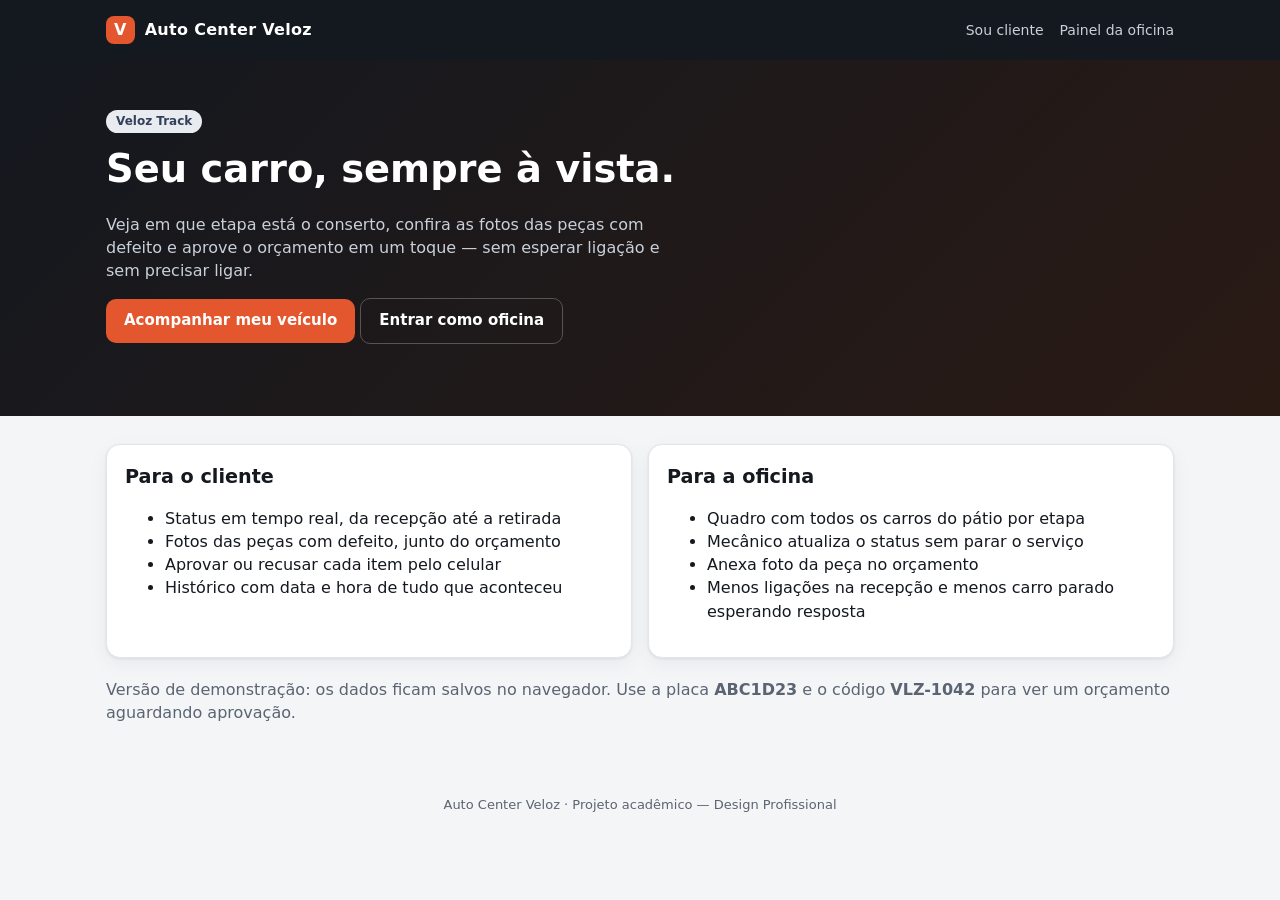
<file: index.html>
<!doctype html>
<html lang="pt-BR">
<head>
  <meta charset="utf-8">
  <meta name="viewport" content="width=device-width,initial-scale=1">
  <title>Auto Center Veloz — Acompanhe seu carro</title>
  <meta name="description" content="Acompanhe o conserto do seu veículo e aprove orçamentos pelo celular.">
  <link rel="stylesheet" href="css/style.css">
</head>
<body>
  <header class="top"><div class="wrap">
    <a class="logo" href="index.html"><b>V</b> Auto Center Veloz</a>
    <nav><a href="cliente.html">Sou cliente</a><a href="painel.html">Painel da oficina</a></nav>
  </div></header>

  <section class="hero"><div class="wrap">
    <span class="pill">Veloz Track</span>
    <h1>Seu carro, sempre à vista.</h1>
    <p>Veja em que etapa está o conserto, confira as fotos das peças com defeito e aprove o orçamento em um toque — sem esperar ligação e sem precisar ligar.</p>
    <p><a class="btn" href="cliente.html" style="text-decoration:none;display:inline-block">Acompanhar meu veículo</a>
       <a class="btn ghost" href="painel.html" style="text-decoration:none;display:inline-block;color:#fff;border-color:#555">Entrar como oficina</a></p>
  </div></section>

  <main class="wrap" style="padding:28px 16px">
    <div class="grid g2">
      <div class="card"><h2>Para o cliente</h2>
        <ul><li>Status em tempo real, da recepção até a retirada</li><li>Fotos das peças com defeito, junto do orçamento</li><li>Aprovar ou recusar cada item pelo celular</li><li>Histórico com data e hora de tudo que aconteceu</li></ul></div>
      <div class="card"><h2>Para a oficina</h2>
        <ul><li>Quadro com todos os carros do pátio por etapa</li><li>Mecânico atualiza o status sem parar o serviço</li><li>Anexa foto da peça no orçamento</li><li>Menos ligações na recepção e menos carro parado esperando resposta</li></ul></div>
    </div>
    <p class="muted" style="margin-top:20px">Versão de demonstração: os dados ficam salvos no navegador. Use a placa <b>ABC1D23</b> e o código <b>VLZ-1042</b> para ver um orçamento aguardando aprovação.</p>
  </main>
  <footer>Auto Center Veloz · Projeto acadêmico — Design Profissional</footer>
</body>
</html>
</file>
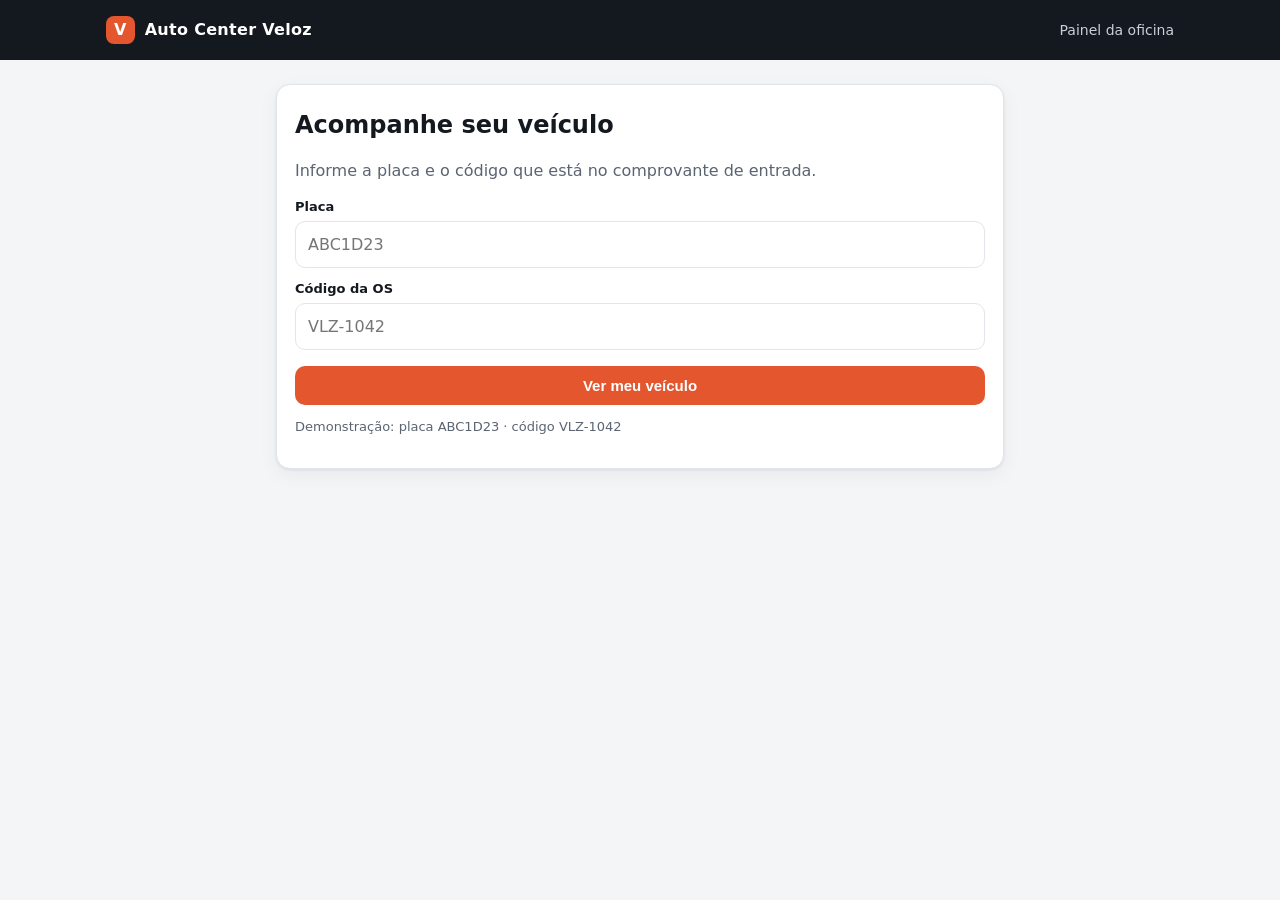
<file: cliente.html>
<!doctype html>
<html lang="pt-BR">
<head>
  <meta charset="utf-8">
  <meta name="viewport" content="width=device-width,initial-scale=1">
  <title>Acompanhar veículo — Auto Center Veloz</title>
  <link rel="stylesheet" href="css/style.css">
</head>
<body>
  <header class="top"><div class="wrap">
    <a class="logo" href="index.html"><b>V</b> Auto Center Veloz</a>
    <nav><a href="painel.html">Painel da oficina</a></nav>
  </div></header>

  <main class="wrap" style="padding:24px 16px;max-width:760px">
    <section id="tela-busca" class="card">
      <h1 style="font-size:1.5rem">Acompanhe seu veículo</h1>
      <p class="muted">Informe a placa e o código que está no comprovante de entrada.</p>
      <form id="form-busca">
        <label for="placa">Placa</label>
        <input id="placa" required maxlength="8" placeholder="ABC1D23" autocomplete="off">
        <label for="codigo">Código da OS</label>
        <input id="codigo" required placeholder="VLZ-1042" autocomplete="off">
        <p id="erro" class="ap-recusado" role="alert"></p>
        <button class="btn" style="width:100%">Ver meu veículo</button>
      </form>
      <p class="muted" style="font-size:13px">Demonstração: placa ABC1D23 · código VLZ-1042</p>
    </section>

    <section id="tela-os" class="hide">
      <div class="card" id="cab"></div>
      <div id="aviso" class="card hide" style="margin-top:16px;border-color:var(--ok)"><b>Seu veículo está pronto!</b> Pode retirar na recepção, de segunda a sábado.</div>
      <div class="card" style="margin-top:16px"><h2>Orçamento</h2><div id="orc"></div></div>
      <div class="card" style="margin-top:16px"><h2>Histórico</h2><ul class="tl" id="tl"></ul></div>
      <p style="text-align:center"><button class="btn ghost sm" id="sair">Consultar outro veículo</button></p>
    </section>
  </main>

  <div class="modal" id="zoom"><img alt="Foto ampliada"></div>
  <script src="js/store.js"></script>
  <script src="js/cliente.js"></script>
</body>
</html>
</file>
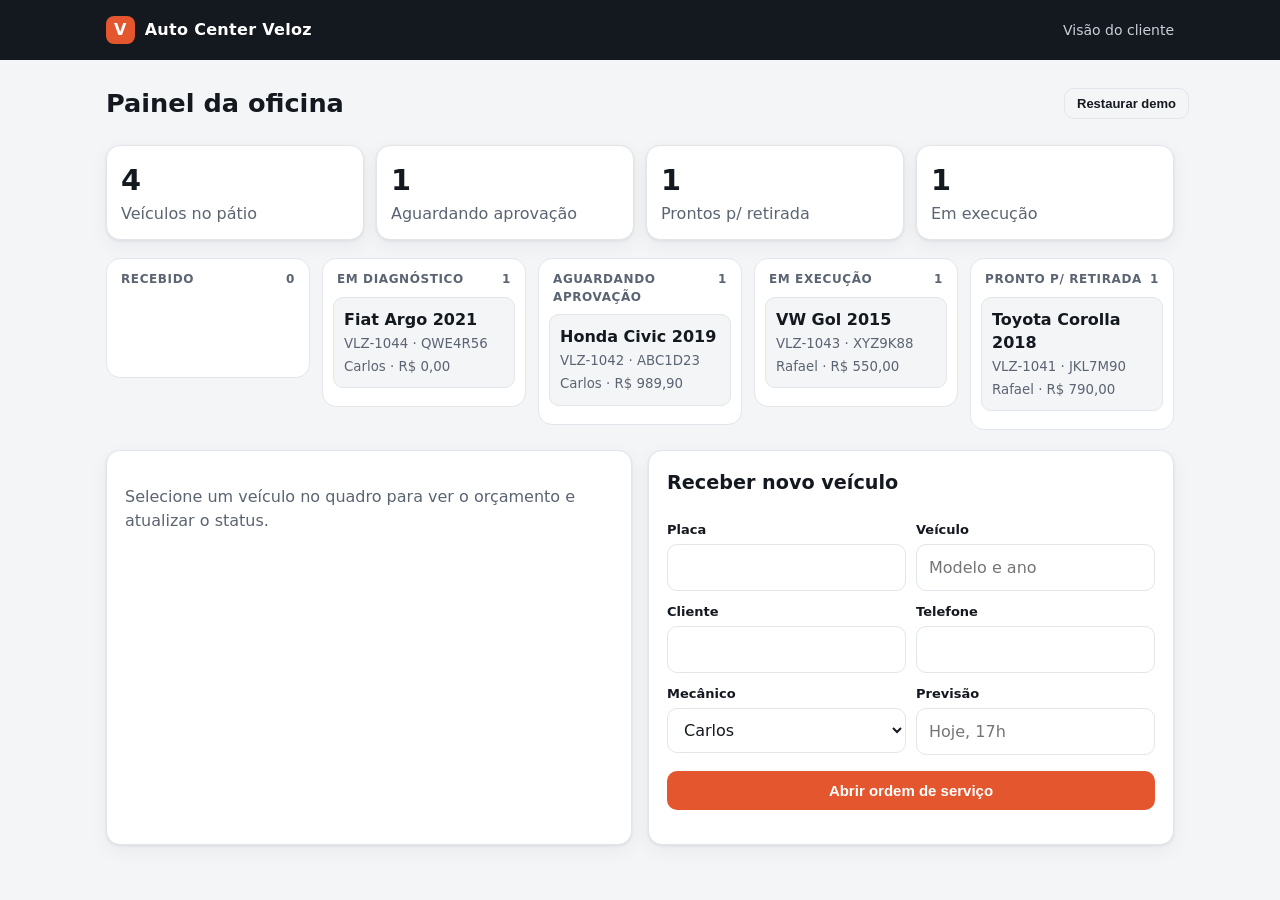
<file: painel.html>
<!doctype html>
<html lang="pt-BR">
<head>
  <meta charset="utf-8">
  <meta name="viewport" content="width=device-width,initial-scale=1">
  <title>Painel da oficina — Auto Center Veloz</title>
  <link rel="stylesheet" href="css/style.css">
</head>
<body>
  <header class="top"><div class="wrap">
    <a class="logo" href="index.html"><b>V</b> Auto Center Veloz</a>
    <nav><a href="cliente.html">Visão do cliente</a></nav>
  </div></header>

  <main class="wrap" style="padding:20px 16px">
    <div class="row" style="align-items:center"><h1 style="font-size:1.6rem">Painel da oficina</h1>
      <div style="flex:0;white-space:nowrap"><button class="btn ghost sm" id="reset">Restaurar demo</button></div></div>
    <div class="kpis" id="kpis"></div>
    <div class="board" id="board"></div>

    <div class="grid g2" style="margin-top:20px">
      <section class="card">
        <p id="vazio" class="muted">Selecione um veículo no quadro para ver o orçamento e atualizar o status.</p>
        <div id="det" class="hide">
          <h2 id="d-titulo"></h2><p class="muted" id="d-sub"></p>
          <label for="d-status">Status</label><select id="d-status"></select>
          <h2 style="margin-top:18px">Orçamento</h2><div id="d-itens"></div>
          <h2 style="margin-top:18px">Adicionar item</h2>
          <form id="f-item">
            <div class="row"><div><label>Tipo</label><select name="tipo"><option value="peca">Peça</option><option value="servico">Serviço</option></select></div>
              <div><label>Valor (R$)</label><input name="valor" type="number" step="0.01" min="0" required></div></div>
            <label>Descrição</label><input name="desc" required placeholder="Ex.: Amortecedor traseiro">
            <label>Foto da peça (opcional)</label><input id="i-foto" type="file" accept="image/*" capture="environment">
            <p><button class="btn" style="width:100%">Adicionar ao orçamento</button></p>
          </form>
        </div>
      </section>
      <section class="card">
        <h2>Receber novo veículo</h2>
        <form id="f-nova">
          <div class="row"><div><label>Placa</label><input name="placa" required maxlength="8"></div><div><label>Veículo</label><input name="veiculo" required placeholder="Modelo e ano"></div></div>
          <div class="row"><div><label>Cliente</label><input name="cliente" required></div><div><label>Telefone</label><input name="fone" required></div></div>
          <div class="row"><div><label>Mecânico</label><select name="mecanico"><option>Carlos</option><option>Rafael</option></select></div><div><label>Previsão</label><input name="previsao" required placeholder="Hoje, 17h"></div></div>
          <p><button class="btn" style="width:100%">Abrir ordem de serviço</button></p>
        </form>
      </section>
    </div>
  </main>
  <script src="js/store.js"></script>
  <script src="js/painel.js"></script>
</body>
</html>
</file>
<file: css/style.css>
:root{
  --bg:#f4f5f7;--card:#fff;--ink:#14181f;--muted:#5b6472;--line:#e2e5ea;
  --brand:#e4572e;--brand-d:#b83e1c;--ok:#1f9d55;--warn:#d98a00;--bad:#d64045;--info:#2b6cb0;
  --radius:14px;--shadow:0 1px 3px rgba(20,24,31,.08),0 6px 20px rgba(20,24,31,.05);
}
@media (prefers-color-scheme:dark){:root{--bg:#0f1217;--card:#181d25;--ink:#eef1f5;--muted:#9aa4b2;--line:#2a313c;--shadow:0 1px 3px rgba(0,0,0,.4)}}
*{box-sizing:border-box}
body{margin:0;font-family:system-ui,-apple-system,"Segoe UI",Roboto,sans-serif;background:var(--bg);color:var(--ink);line-height:1.45}
a{color:inherit}
.wrap{max-width:1100px;margin:0 auto;padding:0 16px}
header.top{background:#14181f;color:#fff}
header.top .wrap{display:flex;align-items:center;justify-content:space-between;height:60px}
.logo{display:flex;align-items:center;gap:10px;font-weight:800;letter-spacing:.3px;text-decoration:none}
.logo b{background:var(--brand);color:#fff;border-radius:8px;padding:2px 8px}
nav a{color:#c9d0da;text-decoration:none;margin-left:16px;font-size:14px}
nav a:hover{color:#fff}
h1{font-size:clamp(1.6rem,4vw,2.4rem);margin:.2em 0}
h2{font-size:1.2rem;margin:0 0 12px}
.muted{color:var(--muted)}
.card{background:var(--card);border:1px solid var(--line);border-radius:var(--radius);box-shadow:var(--shadow);padding:18px}
.grid{display:grid;gap:16px}
.g2{grid-template-columns:repeat(auto-fit,minmax(300px,1fr))}
.btn{border:0;border-radius:10px;padding:11px 18px;font-weight:700;font-size:15px;cursor:pointer;background:var(--brand);color:#fff}
.btn:hover{background:var(--brand-d)}
.btn.ghost{background:transparent;color:var(--ink);border:1px solid var(--line)}
.btn.ok{background:var(--ok)}.btn.bad{background:transparent;color:var(--bad);border:1px solid var(--bad)}
.btn.sm{padding:7px 12px;font-size:13px}
input,select,textarea{width:100%;padding:11px 12px;border:1px solid var(--line);border-radius:10px;font:inherit;background:var(--card);color:var(--ink)}
label{display:block;font-size:13px;font-weight:600;margin:12px 0 4px}
.hero{background:linear-gradient(135deg,#14181f,#2a1a14);color:#fff;padding:48px 0 56px}
.hero p{color:#c9d0da;max-width:560px}
.pill{display:inline-block;padding:3px 10px;border-radius:99px;font-size:12px;font-weight:700;background:#e8ebf0;color:#33405a}
.pill.recebido{background:#e8ebf0}.pill.diagnostico{background:#e3eefb;color:#1f4f8f}
.pill.aguardando{background:#fff0d1;color:#8a5a00}.pill.execucao{background:#e6e3fb;color:#4a3fa8}
.pill.pronto{background:#d9f3e3;color:#136b3a}.pill.entregue{background:#e8ebf0;color:#555}
.steps{display:flex;gap:0;margin:18px 0;overflow-x:auto}
.step{flex:1;min-width:92px;text-align:center;font-size:12px;position:relative;color:var(--muted)}
.step i{display:block;width:26px;height:26px;border-radius:50%;background:var(--line);margin:0 auto 6px;line-height:26px;font-style:normal;font-weight:700;position:relative;z-index:1}
.step:not(:last-child)::after{content:"";position:absolute;top:12px;left:50%;width:100%;height:3px;background:var(--line)}
.step.done i,.step.done:not(:last-child)::after{background:var(--ok);color:#fff}
.step.now i{background:var(--brand);color:#fff;box-shadow:0 0 0 5px rgba(228,87,46,.22)}
.step.now{color:var(--ink);font-weight:700}
.item{display:grid;grid-template-columns:84px 1fr auto;gap:12px;align-items:center;padding:12px 0;border-top:1px solid var(--line)}
.item img{width:84px;height:62px;object-fit:cover;border-radius:8px;border:1px solid var(--line);cursor:zoom-in}
.item .acts{display:flex;gap:6px;flex-wrap:wrap;justify-content:flex-end}
.price{font-weight:800}
.tag{font-size:11px;text-transform:uppercase;letter-spacing:.5px;color:var(--muted)}
.ap-aprovado{color:var(--ok);font-weight:700}.ap-recusado{color:var(--bad);font-weight:700}.ap-pendente{color:var(--warn);font-weight:700}
.tl{list-style:none;margin:0;padding:0}
.tl li{padding:8px 0 8px 18px;border-left:2px solid var(--line);position:relative;font-size:14px}
.tl li::before{content:"";position:absolute;left:-6px;top:14px;width:10px;height:10px;border-radius:50%;background:var(--brand)}
.tl time{display:block;font-size:12px;color:var(--muted)}
.total{display:flex;justify-content:space-between;font-size:1.1rem;font-weight:800;border-top:2px solid var(--ink);padding-top:12px;margin-top:6px}
.board{display:grid;grid-template-columns:repeat(auto-fit,minmax(200px,1fr));gap:12px;align-items:start}
.col{background:var(--card);border:1px solid var(--line);border-radius:var(--radius);padding:10px;min-height:120px}
.col h3{font-size:12px;text-transform:uppercase;letter-spacing:.6px;color:var(--muted);margin:2px 4px 8px;display:flex;justify-content:space-between}
.os{background:var(--bg);border:1px solid var(--line);border-radius:10px;padding:10px;margin-bottom:8px;cursor:pointer}
.os:hover{border-color:var(--brand)}.os.sel{border-color:var(--brand);box-shadow:0 0 0 2px rgba(228,87,46,.25)}
.os b{display:block}.os small{color:var(--muted)}
.kpis{display:grid;grid-template-columns:repeat(auto-fit,minmax(150px,1fr));gap:12px;margin:18px 0}
.kpi{padding:14px}.kpi strong{font-size:1.8rem;display:block}
.toast{position:fixed;bottom:20px;left:50%;transform:translateX(-50%);background:#14181f;color:#fff;padding:12px 18px;border-radius:10px;font-size:14px;opacity:0;pointer-events:none;transition:.25s;z-index:20}
.toast.show{opacity:1}
.modal{position:fixed;inset:0;background:rgba(0,0,0,.8);display:none;align-items:center;justify-content:center;z-index:30;padding:16px}
.modal.show{display:flex}.modal img{max-width:100%;max-height:90vh;border-radius:10px}
.row{display:flex;gap:10px;flex-wrap:wrap}.row>*{flex:1;min-width:110px}
.hide{display:none!important}
footer{padding:28px 0;color:var(--muted);font-size:13px;text-align:center}
@media(max-width:560px){.item{grid-template-columns:70px 1fr}.item .acts{grid-column:1/-1;justify-content:stretch}.item .acts .btn{flex:1}}
</file>
